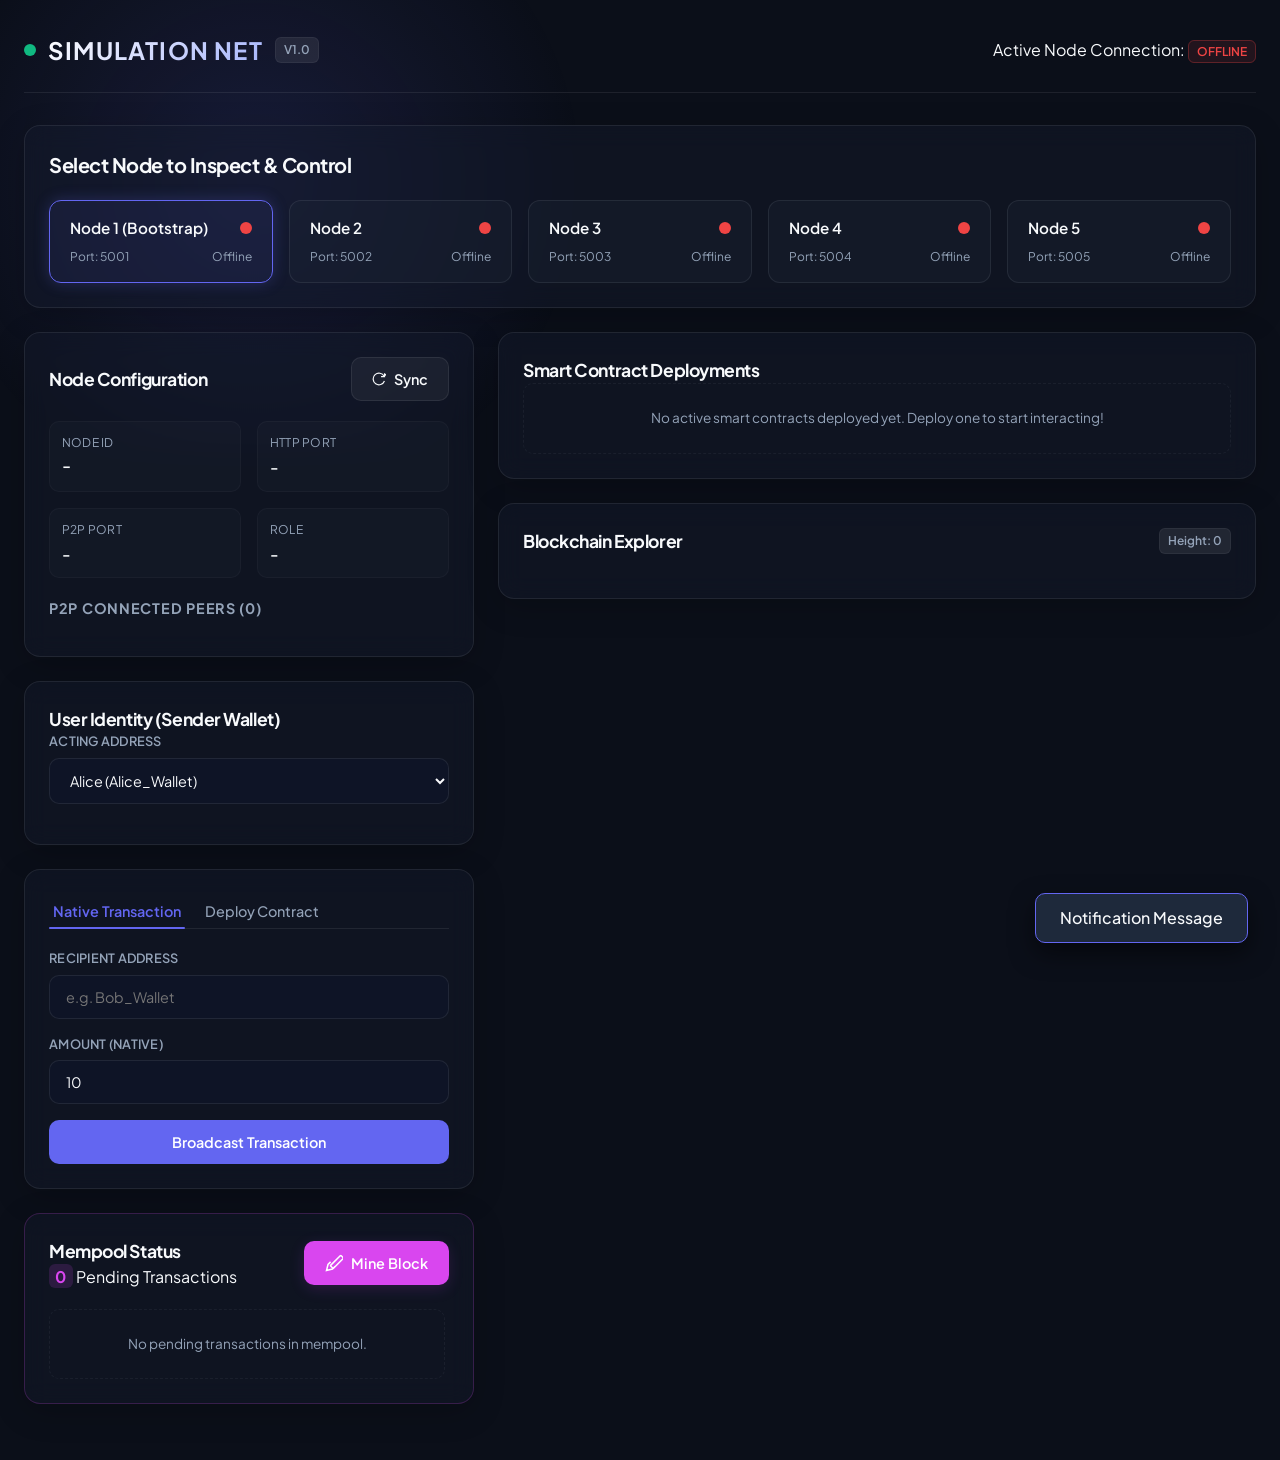
<file: blockchain-network/static/index.html>
<!DOCTYPE html>
<html lang="en">
<head>
    <meta charset="UTF-8">
    <meta name="viewport" content="width=device-width, initial-scale=1.0">
    <title>Blockchain Simulation Dashboard</title>
    <link href="https://fonts.googleapis.com/css2?family=Plus+Jakarta+Sans:wght@300;400;500;600;700&family=Fira+Code:wght@400;500&display=swap" rel="stylesheet">
    <link rel="stylesheet" href="style.css">
</head>
<body>
    <div class="glow-bg"></div>
    <div class="app-container">
        <!-- Header -->
        <header class="header">
            <div class="logo-area">
                <div class="pulse-ring"></div>
                <h1>SIMULATION NET</h1>
                <span class="badge">V1.0</span>
            </div>
            
            <div class="global-status">
                <span class="status-label">Active Node Connection:</span>
                <span id="active-node-badge" class="badge badge-offline">Connecting...</span>
            </div>
        </header>

        <!-- Node Selector Grid -->
        <section class="section-card node-selector-section">
            <h2>Select Node to Inspect & Control</h2>
            <div class="node-grid" id="node-grid">
                <!-- Dynamic Node Cards will be inserted here -->
            </div>
        </section>

        <!-- Main Workspace Split -->
        <div class="workspace-layout">
            
            <!-- Left Side: Status and Interactions -->
            <div class="control-panel">
                
                <!-- Active Node Info Card -->
                <div class="section-card status-card">
                    <div class="card-header">
                        <h3>Node Configuration</h3>
                        <button class="btn btn-secondary" onclick="refreshActiveNodeState()">
                            <svg width="14" height="14" viewBox="0 0 24 24" fill="none" stroke="currentColor" stroke-width="2"><path d="M21.5 2v6h-6M21.34 15.57a10 10 0 1 1-.57-8.38l5.67-5.67"/></svg>
                            Sync
                        </button>
                    </div>
                    <div class="meta-grid">
                        <div class="meta-item">
                            <span class="meta-label">Node ID</span>
                            <span class="meta-value font-mono" id="val-node-id">-</span>
                        </div>
                        <div class="meta-item">
                            <span class="meta-label">HTTP Port</span>
                            <span class="meta-value" id="val-http-port">-</span>
                        </div>
                        <div class="meta-item">
                            <span class="meta-label">P2P Port</span>
                            <span class="meta-value" id="val-p2p-port">-</span>
                        </div>
                        <div class="meta-item">
                            <span class="meta-label">Role</span>
                            <span class="meta-value" id="val-node-role">-</span>
                        </div>
                    </div>
                    
                    <div class="peers-list-section">
                        <h4>P2P Connected Peers (<span id="peers-count">0</span>)</h4>
                        <div class="peers-chips" id="peers-chips">
                            <!-- Peers list -->
                        </div>
                    </div>
                </div>

                <!-- Wallet Settings -->
                <div class="section-card">
                    <h3>User Identity (Sender Wallet)</h3>
                    <div class="form-group">
                        <label for="wallet-select">Acting Address</label>
                        <select id="wallet-select" class="form-control" onchange="updateWalletIdentity()">
                            <option value="Alice_Wallet">Alice (Alice_Wallet)</option>
                            <option value="Bob_Wallet">Bob (Bob_Wallet)</option>
                            <option value="Charlie_Wallet">Charlie (Charlie_Wallet)</option>
                            <option value="Developer_Wallet">Developer (Developer_Wallet)</option>
                        </select>
                    </div>
                </div>

                <!-- Transaction / Contract Actions -->
                <div class="section-card">
                    <div class="tab-header">
                        <button class="tab-btn active" onclick="switchFormTab('transfer-tab')">Native Transaction</button>
                        <button class="tab-btn" onclick="switchFormTab('contract-tab')">Deploy Contract</button>
                    </div>
                    
                    <!-- Transfer Form -->
                    <div id="transfer-tab" class="tab-content active">
                        <form id="tx-form" onsubmit="submitTransaction(event)">
                            <div class="form-group">
                                <label for="tx-recipient">Recipient Address</label>
                                <input type="text" id="tx-recipient" class="form-control" placeholder="e.g. Bob_Wallet" required>
                            </div>
                            <div class="form-group">
                                <label for="tx-amount">Amount (NATIVE)</label>
                                <input type="number" id="tx-amount" class="form-control" value="10" min="0" step="any" required>
                            </div>
                            <button type="submit" class="btn btn-primary btn-block">Broadcast Transaction</button>
                        </form>
                    </div>

                    <!-- Contract Deploy Form -->
                    <div id="contract-tab" class="tab-content">
                        <form id="contract-form" onsubmit="deployContract(event)">
                            <div class="form-group">
                                <label for="contract-name">Contract ID (Unique Name)</label>
                                <input type="text" id="contract-name" class="form-control font-mono" placeholder="e.g. counter_v1" required>
                            </div>
                            <div class="form-group">
                                <label for="contract-type">Contract Type</label>
                                <select id="contract-type" class="form-control" onchange="adjustContractFormFields()">
                                    <option value="counter">Counter (Increment/Decrement)</option>
                                    <option value="token">Custom Token (Mint/Transfer)</option>
                                    <option value="guestbook">Guestbook / Message Wall</option>
                                </select>
                            </div>
                            
                            <!-- Dynamic fields based on contract type -->
                            <div id="contract-params">
                                <div class="form-group" id="field-initial-val">
                                    <label for="param-initial-val">Initial Count Value</label>
                                    <input type="number" id="param-initial-val" class="form-control" value="0">
                                </div>
                                <div class="form-group" id="field-token-name" style="display:none;">
                                    <label for="param-token-name">Token Name</label>
                                    <input type="text" id="param-token-name" class="form-control" value="MyCoin">
                                </div>
                                <div class="form-group" id="field-token-symbol" style="display:none;">
                                    <label for="param-token-symbol">Symbol</label>
                                    <input type="text" id="param-token-symbol" class="form-control font-mono" value="MCN">
                                </div>
                                <div class="form-group" id="field-token-supply" style="display:none;">
                                    <label for="param-token-supply">Initial Supply</label>
                                    <input type="number" id="param-token-supply" class="form-control" value="1000">
                                </div>
                            </div>
                            
                            <button type="submit" class="btn btn-primary btn-block">Deploy Smart Contract</button>
                        </form>
                    </div>
                </div>

                <!-- Mining Operations -->
                <div class="section-card mine-card">
                    <div class="mine-flex">
                        <div>
                            <h3>Mempool Status</h3>
                            <p><span id="mempool-count" class="mempool-badge">0</span> Pending Transactions</p>
                        </div>
                        <button class="btn btn-mine" id="mine-btn" onclick="mineBlock()">
                            <svg width="18" height="18" viewBox="0 0 24 24" fill="none" stroke="currentColor" stroke-width="2"><path d="M21.707 2.293a1 1 0 0 0-1.414 0l-12.5 12.5a1 1 0 0 0 0 1.414l2.5 2.5a1 1 0 0 0 1.414 0l12.5-12.5a1 1 0 0 0 0-1.414l-2.5-2.5zM7.5 10.5 4 14l-2 8 8-2 3.5-3.5"/></svg>
                            Mine Block
                        </button>
                    </div>
                    <div class="pending-list" id="pending-list">
                        <div class="empty-state">No pending transactions in mempool.</div>
                    </div>
                </div>

            </div>

            <!-- Right Side: Smart Contracts and Blockchain Explorer -->
            <div class="view-panel">
                
                <!-- Smart Contracts Sandbox -->
                <div class="section-card">
                    <h3>Smart Contract Deployments</h3>
                    <div class="contracts-grid" id="contracts-grid">
                        <div class="empty-state">No active smart contracts deployed yet. Deploy one to start interacting!</div>
                    </div>
                </div>

                <!-- Blockchain Explorer -->
                <div class="section-card explorer-card">
                    <div class="card-header">
                        <h3>Blockchain Explorer</h3>
                        <span class="badge" id="explorer-block-height">Height: 0</span>
                    </div>
                    <div class="timeline" id="blockchain-timeline">
                        <!-- Chain blocks will be rendered here -->
                    </div>
                </div>

            </div>

        </div>
    </div>

    <!-- Notification Toast -->
    <div id="toast" class="toast">Notification Message</div>

    <script src="app.js"></script>
</body>
</html>
</file>
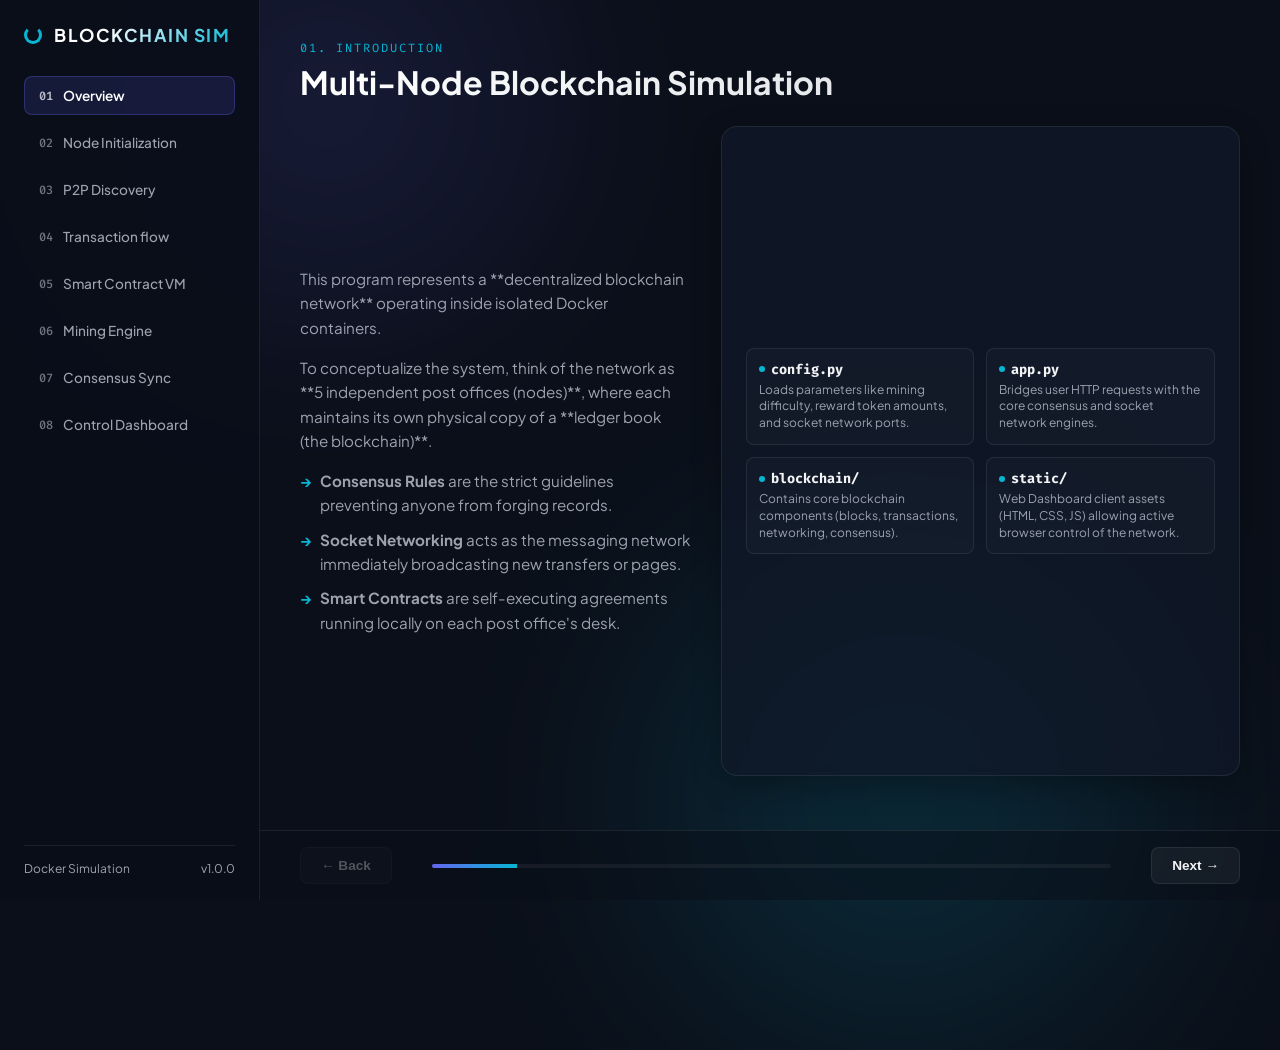
<file: blockchain-network/workflow_presentation.html>
<!DOCTYPE html>
<html lang="en">
<head>
    <meta charset="UTF-8">
    <meta name="viewport" content="width=device-width, initial-scale=1.0">
    <title>Blockchain Simulation Network Workflow</title>
    <link href="https://fonts.googleapis.com/css2?family=Plus+Jakarta+Sans:wght@300;400;500;600;700&family=Fira+Code:wght@400;500&display=swap" rel="stylesheet">
    <style>
        :root {
            --bg-color: #0b0f19;
            --card-bg: rgba(17, 25, 40, 0.75);
            --border-color: rgba(255, 255, 255, 0.08);
            --primary-glow: #6366f1;
            --accent-glow: #06b6d4;
            --success-glow: #10b981;
            --warning-glow: #f59e0b;
            --text-main: #f3f4f6;
            --text-muted: #9ca3af;
            --sidebar-width: 260px;
        }

        * {
            box-sizing: border-box;
            margin: 0;
            padding: 0;
        }

        body {
            font-family: 'Plus Jakarta Sans', sans-serif;
            background-color: var(--bg-color);
            color: var(--text-main);
            overflow: hidden;
            height: 100vh;
            display: flex;
        }

        /* Glowing background blobs */
        .glow-blob {
            position: absolute;
            border-radius: 50%;
            filter: blur(120px);
            opacity: 0.15;
            z-index: 0;
            pointer-events: none;
        }
        .blob-1 {
            width: 400px;
            height: 400px;
            background-color: var(--primary-glow);
            top: -100px;
            left: 10%;
        }
        .blob-2 {
            width: 500px;
            height: 500px;
            background-color: var(--accent-glow);
            bottom: -150px;
            right: 10%;
        }

        /* Presentation layout */
        .sidebar {
            width: var(--sidebar-width);
            background-color: rgba(9, 14, 25, 0.9);
            border-right: 1px solid var(--border-color);
            display: flex;
            flex-direction: column;
            justify-content: space-between;
            padding: 24px;
            z-index: 10;
        }

        .logo-area {
            display: flex;
            align-items: center;
            gap: 12px;
            margin-bottom: 30px;
        }

        .logo-ring {
            width: 18px;
            height: 18px;
            border: 3px solid var(--accent-glow);
            border-top: 3px solid transparent;
            border-radius: 50%;
            animation: spin 2s linear infinite;
        }

        @keyframes spin {
            0% { transform: rotate(0deg); }
            100% { transform: rotate(360deg); }
        }

        .logo-area h1 {
            font-size: 1.1rem;
            font-weight: 700;
            letter-spacing: 1.5px;
            background: linear-gradient(135deg, #fff 30%, var(--accent-glow));
            -webkit-background-clip: text;
            -webkit-text-fill-color: transparent;
        }

        .slide-nav {
            list-style: none;
            display: flex;
            flex-direction: column;
            gap: 8px;
            flex-grow: 1;
        }

        .nav-item {
            padding: 10px 14px;
            border-radius: 8px;
            cursor: pointer;
            font-size: 0.85rem;
            font-weight: 500;
            color: var(--text-muted);
            transition: all 0.2s ease;
            display: flex;
            align-items: center;
            gap: 10px;
            border: 1px solid transparent;
        }

        .nav-item:hover {
            color: var(--text-main);
            background-color: rgba(255, 255, 255, 0.03);
        }

        .nav-item.active {
            color: #fff;
            background: rgba(99, 102, 241, 0.15);
            border-color: rgba(99, 102, 241, 0.3);
            font-weight: 600;
        }

        .nav-item .slide-num {
            font-family: 'Fira Code', monospace;
            font-size: 0.75rem;
            opacity: 0.7;
        }

        .sidebar-footer {
            font-size: 0.75rem;
            color: var(--text-muted);
            border-top: 1px solid var(--border-color);
            padding-top: 15px;
            display: flex;
            justify-content: space-between;
        }

        /* Main slide viewport */
        .viewport {
            flex-grow: 1;
            position: relative;
            z-index: 5;
            display: flex;
            flex-direction: column;
            height: 100%;
        }

        .slides-container {
            flex-grow: 1;
            position: relative;
            overflow: hidden;
        }

        .slide {
            position: absolute;
            top: 0;
            left: 0;
            width: 100%;
            height: 100%;
            opacity: 0;
            transform: translateX(50px);
            transition: all 0.5s cubic-bezier(0.25, 1, 0.5, 1);
            pointer-events: none;
            display: flex;
            flex-direction: column;
            padding: 40px;
        }

        .slide.active {
            opacity: 1;
            transform: translateX(0);
            pointer-events: auto;
        }

        .slide-header {
            margin-bottom: 24px;
        }

        .slide-tag {
            font-size: 0.75rem;
            font-family: 'Fira Code', monospace;
            color: var(--accent-glow);
            text-transform: uppercase;
            letter-spacing: 2px;
            margin-bottom: 6px;
            display: block;
        }

        .slide-title {
            font-size: 2rem;
            font-weight: 700;
            background: linear-gradient(to right, #ffffff, #d1d5db);
            -webkit-background-clip: text;
            -webkit-text-fill-color: transparent;
        }

        .slide-content {
            display: flex;
            gap: 30px;
            height: calc(100% - 100px);
            align-items: stretch;
        }

        .slide-text {
            flex: 1;
            display: flex;
            flex-direction: column;
            gap: 16px;
            font-size: 0.95rem;
            line-height: 1.6;
            color: var(--text-muted);
            justify-content: center;
        }

        .slide-text p strong {
            color: var(--text-main);
        }

        .slide-text ul {
            list-style: none;
            display: flex;
            flex-direction: column;
            gap: 10px;
        }

        .slide-text li {
            position: relative;
            padding-left: 20px;
        }

        .slide-text li::before {
            content: '→';
            position: absolute;
            left: 0;
            color: var(--accent-glow);
            font-weight: bold;
        }

        .slide-visual {
            flex: 1.2;
            background: var(--card-bg);
            border: 1px solid var(--border-color);
            border-radius: 16px;
            backdrop-filter: blur(12px);
            display: flex;
            flex-direction: column;
            padding: 24px;
            position: relative;
            overflow: hidden;
            justify-content: center;
            box-shadow: 0 10px 30px rgba(0,0,0,0.3);
        }

        /* Controls bar */
        .controls-bar {
            height: 70px;
            border-top: 1px solid var(--border-color);
            padding: 0 40px;
            display: flex;
            justify-content: space-between;
            align-items: center;
            background-color: rgba(9, 14, 25, 0.5);
            z-index: 10;
        }

        .btn {
            background: rgba(255, 255, 255, 0.05);
            border: 1px solid var(--border-color);
            padding: 10px 20px;
            border-radius: 8px;
            color: var(--text-main);
            font-size: 0.85rem;
            font-weight: 600;
            cursor: pointer;
            transition: all 0.2s ease;
            display: flex;
            align-items: center;
            gap: 8px;
        }

        .btn:hover:not(:disabled) {
            background-color: rgba(99, 102, 241, 0.15);
            border-color: var(--primary-glow);
        }

        .btn:disabled {
            opacity: 0.3;
            cursor: not-allowed;
        }

        .progress-indicator {
            flex-grow: 1;
            margin: 0 40px;
            height: 4px;
            background-color: rgba(255,255,255,0.05);
            border-radius: 2px;
            position: relative;
            overflow: hidden;
        }

        .progress-bar {
            position: absolute;
            left: 0;
            top: 0;
            height: 100%;
            background: linear-gradient(to right, var(--primary-glow), var(--accent-glow));
            width: 12.5%;
            transition: width 0.3s ease;
        }

        /* Custom Presentation Elements */
        .file-grid {
            display: grid;
            grid-template-columns: repeat(2, 1fr);
            gap: 12px;
        }

        .file-card {
            background: rgba(255, 255, 255, 0.02);
            border: 1px solid var(--border-color);
            padding: 12px;
            border-radius: 8px;
            transition: all 0.2s ease;
        }

        .file-card:hover {
            background: rgba(255, 255, 255, 0.04);
            border-color: rgba(99, 102, 241, 0.3);
            transform: translateY(-2px);
        }

        .file-card h4 {
            font-family: 'Fira Code', monospace;
            font-size: 0.85rem;
            color: var(--text-main);
            margin-bottom: 4px;
            display: flex;
            align-items: center;
            gap: 6px;
        }

        .file-card h4::before {
            content: '';
            width: 6px;
            height: 6px;
            border-radius: 50%;
            background-color: var(--accent-glow);
        }

        .file-card p {
            font-size: 0.75rem;
            color: var(--text-muted);
            line-height: 1.4;
        }

        /* Interactive discovery widget styles */
        .p2p-sim-container {
            display: flex;
            flex-direction: column;
            height: 100%;
            gap: 16px;
        }

        .nodes-canvas {
            flex-grow: 1;
            position: relative;
            background: rgba(0,0,0,0.2);
            border-radius: 12px;
            border: 1px dashed rgba(255,255,255,0.05);
        }

        .node-bubble {
            position: absolute;
            width: 70px;
            height: 70px;
            border-radius: 50%;
            background: radial-gradient(circle at 30% 30%, #1e293b, #0f172a);
            border: 2px solid var(--border-color);
            display: flex;
            flex-direction: column;
            justify-content: center;
            align-items: center;
            font-size: 0.75rem;
            font-weight: bold;
            transition: all 0.3s ease;
            box-shadow: 0 4px 10px rgba(0,0,0,0.5);
            z-index: 2;
        }

        .node-bubble.active {
            border-color: var(--primary-glow);
            box-shadow: 0 0 15px rgba(99,102,241,0.5);
        }

        .node-bubble.bootstrap {
            border-color: var(--accent-glow);
            box-shadow: 0 0 15px rgba(6,182,212,0.4);
        }

        .node-bubble .port {
            font-size: 0.6rem;
            color: var(--text-muted);
            font-family: 'Fira Code', monospace;
            font-weight: normal;
        }

        /* Absolute positions for nodes in canvas */
        #node-bubble-1 { top: 50%; left: 50%; transform: translate(-50%, -50%); } /* bootstrap */
        #node-bubble-2 { top: 15%; left: 20%; }
        #node-bubble-3 { top: 15%; right: 20%; }
        #node-bubble-4 { bottom: 15%; left: 20%; }
        #node-bubble-5 { bottom: 15%; right: 20%; }

        .svg-overlay {
            position: absolute;
            top: 0;
            left: 0;
            width: 100%;
            height: 100%;
            z-index: 1;
            pointer-events: none;
        }

        .connection-line {
            stroke: rgba(255, 255, 255, 0.08);
            stroke-width: 2;
            stroke-dasharray: 5 5;
            transition: all 0.3s ease;
        }

        .connection-line.active {
            stroke: var(--accent-glow);
            stroke-dasharray: none;
            animation: dash 20s linear infinite;
        }

        .packet-dot {
            fill: var(--accent-glow);
            r: 4;
            display: none;
        }

        /* Hashing Widget Styles */
        .hash-widget {
            display: flex;
            flex-direction: column;
            gap: 12px;
            font-size: 0.85rem;
        }

        .hash-input-group {
            display: flex;
            flex-direction: column;
            gap: 6px;
        }

        .hash-input-group label {
            font-weight: 600;
            color: var(--text-main);
        }

        .input-field {
            background: rgba(0, 0, 0, 0.3);
            border: 1px solid var(--border-color);
            padding: 8px 12px;
            border-radius: 6px;
            color: var(--text-main);
            font-family: inherit;
        }

        .input-field:focus {
            outline: none;
            border-color: var(--primary-glow);
        }

        .hash-payload-preview {
            background: rgba(0, 0, 0, 0.2);
            padding: 10px;
            border-radius: 6px;
            font-family: 'Fira Code', monospace;
            font-size: 0.75rem;
            word-break: break-all;
            color: var(--text-muted);
            border-left: 3px solid var(--primary-glow);
        }

        .hash-result-box {
            background: rgba(99, 102, 241, 0.05);
            border: 1px solid rgba(99, 102, 241, 0.2);
            padding: 12px;
            border-radius: 6px;
            font-family: 'Fira Code', monospace;
            font-size: 0.8rem;
            color: var(--text-main);
            word-break: break-all;
        }

        .hash-result-box span {
            color: var(--accent-glow);
            font-weight: bold;
        }

        /* Smart Contract Widget Styles */
        .vm-sim-container {
            display: flex;
            flex-direction: column;
            gap: 12px;
            height: 100%;
        }

        .vm-tabs {
            display: flex;
            gap: 8px;
        }

        .vm-tab {
            padding: 6px 12px;
            background: rgba(255,255,255,0.03);
            border: 1px solid var(--border-color);
            border-radius: 6px;
            cursor: pointer;
            font-size: 0.75rem;
            color: var(--text-muted);
        }

        .vm-tab.active {
            background: rgba(6, 182, 212, 0.15);
            border-color: var(--accent-glow);
            color: #fff;
        }

        .vm-body {
            display: flex;
            gap: 16px;
            flex-grow: 1;
            height: 100px;
        }

        .vm-controls {
            display: flex;
            flex-direction: column;
            gap: 8px;
        }

        .vm-state-pane {
            flex: 1;
            background: rgba(0,0,0,0.3);
            border: 1px solid var(--border-color);
            border-radius: 8px;
            padding: 12px;
            font-family: 'Fira Code', monospace;
            font-size: 0.75rem;
            overflow-y: auto;
            color: var(--success-glow);
        }

        .vm-state-title {
            color: var(--text-muted);
            font-size: 0.7rem;
            text-transform: uppercase;
            letter-spacing: 1px;
            margin-bottom: 6px;
        }

        .vm-history-pane {
            height: 90px;
            background: rgba(0,0,0,0.15);
            border: 1px solid var(--border-color);
            border-radius: 8px;
            padding: 8px 12px;
            font-family: 'Fira Code', monospace;
            font-size: 0.7rem;
            overflow-y: auto;
            display: flex;
            flex-direction: column;
            gap: 4px;
        }

        /* Mining Widget */
        .mining-widget {
            display: flex;
            flex-direction: column;
            gap: 16px;
            height: 100%;
        }

        .mining-block {
            background: rgba(0,0,0,0.25);
            border: 1px solid var(--border-color);
            border-radius: 8px;
            padding: 14px;
        }

        .block-meta-row {
            display: grid;
            grid-template-columns: repeat(2, 1fr);
            gap: 8px;
            font-size: 0.75rem;
            font-family: 'Fira Code', monospace;
            margin-bottom: 10px;
        }

        .block-txs-box {
            background: rgba(0,0,0,0.15);
            border: 1px solid var(--border-color);
            padding: 8px;
            border-radius: 6px;
            font-size: 0.7rem;
            color: var(--text-muted);
            display: flex;
            flex-direction: column;
            gap: 4px;
        }

        .mining-output {
            background: #05070c;
            border: 1px solid var(--border-color);
            border-radius: 8px;
            padding: 10px 14px;
            font-family: 'Fira Code', monospace;
            font-size: 0.75rem;
            min-height: 80px;
            overflow-y: auto;
            color: var(--text-muted);
            flex-grow: 1;
        }

        .mining-controls {
            display: flex;
            gap: 10px;
            align-items: center;
        }

        .btn-mine-play {
            background-color: var(--warning-glow);
            color: #0b0f19;
            font-weight: bold;
            border: none;
            border-radius: 6px;
            padding: 8px 16px;
            cursor: pointer;
            font-size: 0.8rem;
            transition: all 0.2s ease;
        }

        .btn-mine-play:hover {
            box-shadow: 0 0 10px rgba(245, 158, 11, 0.5);
            transform: scale(1.02);
        }

        /* Explorer widget */
        .explorer-widget {
            display: flex;
            flex-direction: column;
            gap: 14px;
            height: 100%;
        }

        .chain-timeline {
            display: flex;
            align-items: center;
            gap: 14px;
            overflow-x: auto;
            padding: 10px 0;
            flex-grow: 1;
        }

        .chain-block-card {
            min-width: 140px;
            background: rgba(255,255,255,0.03);
            border: 1px solid var(--border-color);
            border-radius: 8px;
            padding: 10px;
            font-size: 0.7rem;
            text-align: center;
            position: relative;
            box-shadow: 0 4px 6px rgba(0,0,0,0.1);
        }

        .chain-block-card.newly-mined {
            animation: blockPulse 1s ease-out;
            border-color: var(--success-glow);
        }

        @keyframes blockPulse {
            0% { transform: scale(0.9); box-shadow: 0 0 20px var(--success-glow); }
            100% { transform: scale(1); box-shadow: 0 4px 6px rgba(0,0,0,0.1); }
        }

        .chain-block-card h5 {
            color: var(--text-main);
            font-family: 'Fira Code', monospace;
            margin-bottom: 4px;
        }

        .chain-block-card p {
            color: var(--text-muted);
            font-size: 0.65rem;
            margin-bottom: 2px;
            white-space: nowrap;
            overflow: hidden;
            text-overflow: ellipsis;
        }

        .chain-arrow {
            color: var(--text-muted);
            font-weight: bold;
            font-size: 1.2rem;
        }
    </style>
</head>
<body>
    <div class="glow-blob blob-1"></div>
    <div class="glow-blob blob-2"></div>

    <!-- Sidebar Navigation -->
    <div class="sidebar">
        <div>
            <div class="logo-area">
                <div class="logo-ring"></div>
                <h1>BLOCKCHAIN SIM</h1>
            </div>
            <ul class="slide-nav">
                <li class="nav-item active" onclick="goToSlide(1)">
                    <span class="slide-num">01</span> Overview
                </li>
                <li class="nav-item" onclick="goToSlide(2)">
                    <span class="slide-num">02</span> Node Initialization
                </li>
                <li class="nav-item" onclick="goToSlide(3)">
                    <span class="slide-num">03</span> P2P Discovery
                </li>
                <li class="nav-item" onclick="goToSlide(4)">
                    <span class="slide-num">04</span> Transaction flow
                </li>
                <li class="nav-item" onclick="goToSlide(5)">
                    <span class="slide-num">05</span> Smart Contract VM
                </li>
                <li class="nav-item" onclick="goToSlide(6)">
                    <span class="slide-num">06</span> Mining Engine
                </li>
                <li class="nav-item" onclick="goToSlide(7)">
                    <span class="slide-num">07</span> Consensus Sync
                </li>
                <li class="nav-item" onclick="goToSlide(8)">
                    <span class="slide-num">08</span> Control Dashboard
                </li>
            </ul>
        </div>
        <div class="sidebar-footer">
            <span>Docker Simulation</span>
            <span>v1.0.0</span>
        </div>
    </div>

    <!-- Presentation Viewport -->
    <div class="viewport">
        <div class="slides-container">
            
            <!-- Slide 1: Welcome & Overview -->
            <div class="slide active" id="slide-1">
                <div class="slide-header">
                    <span class="slide-tag">01. INTRODUCTION</span>
                    <h2 class="slide-title">Multi-Node Blockchain Simulation</h2>
                </div>
                <div class="slide-content">
                    <div class="slide-text">
                        <p>This program represents a **decentralized blockchain network** operating inside isolated Docker containers.</p>
                        <p>To conceptualize the system, think of the network as **5 independent post offices (nodes)**, where each maintains its own physical copy of a **ledger book (the blockchain)**.</p>
                        <ul>
                            <li><strong>Consensus Rules</strong> are the strict guidelines preventing anyone from forging records.</li>
                            <li><strong>Socket Networking</strong> acts as the messaging network immediately broadcasting new transfers or pages.</li>
                            <li><strong>Smart Contracts</strong> are self-executing agreements running locally on each post office's desk.</li>
                        </ul>
                    </div>
                    <div class="slide-visual">
                        <div class="file-grid">
                            <div class="file-card">
                                <h4>config.py</h4>
                                <p>Loads parameters like mining difficulty, reward token amounts, and socket network ports.</p>
                            </div>
                            <div class="file-card">
                                <h4>app.py</h4>
                                <p>Bridges user HTTP requests with the core consensus and socket network engines.</p>
                            </div>
                            <div class="file-card">
                                <h4>blockchain/</h4>
                                <p>Contains core blockchain components (blocks, transactions, networking, consensus).</p>
                            </div>
                            <div class="file-card">
                                <h4>static/</h4>
                                <p>Web Dashboard client assets (HTML, CSS, JS) allowing active browser control of the network.</p>
                            </div>
                        </div>
                    </div>
                </div>
            </div>

            <!-- Slide 2: Container Initialization -->
            <div class="slide" id="slide-2">
                <div class="slide-header">
                    <span class="slide-tag">02. INITIALIZATION</span>
                    <h2 class="slide-title">Container Booting & Disk Load</h2>
                </div>
                <div class="slide-content">
                    <div class="slide-text">
                        <p>The entire network runs on virtualized nodes. The system initializes state using the following workflow:</p>
                        <ul>
                            <li><strong>Docker Compose Orchestration</strong>: Spins up 5 instances concurrently. `node1` acts as bootstrap; `node2-5` rely on config variables to connect.</li>
                            <li><strong>Persistent Storage loading</strong>: Each node checks if `blockchain.json` exists in its `/data` volume. If present, the history is restored.</li>
                            <li><strong>Genesis Block Generation</strong>: If no history exists, nodes generate Block #0 (Genesis Block) using a static timestamp `1700000000.0`. This ensures all nodes compute the exact same starting block hash.</li>
                        </ul>
                    </div>
                    <div class="slide-visual" style="font-family: 'Fira Code', monospace; font-size: 0.8rem; line-height: 1.5; color: var(--text-main);">
                        <div style="background: rgba(0,0,0,0.3); border: 1px solid var(--border-color); padding: 15px; border-radius: 8px;">
                            <span style="color: var(--accent-glow);"># Genesis Block Parameters</span><br>
                            Index: <span style="color: var(--success-glow);">0</span><br>
                            Previous Hash: <span style="color: var(--success-glow);">"1"</span><br>
                            Proof: <span style="color: var(--success-glow);">100</span><br>
                            Timestamp: <span style="color: var(--success-glow);">1700000000.0</span><br>
                            Transactions: <span style="color: var(--success-glow);">[]</span><br>
                            Hash: <span style="color: var(--warning-glow);">"6b86b273ff34fce19d6b804eff5a3f57..."</span>
                        </div>
                    </div>
                </div>
            </div>

            <!-- Slide 3: Peer-to-Peer Discovery -->
            <div class="slide" id="slide-3">
                <div class="slide-header">
                    <span class="slide-tag">03. NETWORKING</span>
                    <h2 class="slide-title">Dynamic P2P Node Discovery</h2>
                </div>
                <div class="slide-content">
                    <div class="slide-text">
                        <p>Nodes communicate over direct TCP sockets using custom length-prefixed JSON serialization.</p>
                        <ul>
                            <li><strong>Server Thread</strong>: Each node listens on socket port `6000` for peer updates.</li>
                            <li><strong>Bootstrap Registry</strong>: Non-bootstrap nodes connect to `node1:6000` and send a `register` message.</li>
                            <li><strong>Peer Sharing</strong>: `node1` stores their details and replies with its entire list of known peers.</li>
                            <li><strong>Mesh Broadcasting</strong>: `node1` broadcasts `new_peer` to the rest of the network, enabling nodes to build a connected mesh.</li>
                        </ul>
                    </div>
                    <div class="slide-visual">
                        <div class="p2p-sim-container">
                            <div class="nodes-canvas" id="p2p-canvas">
                                <svg class="svg-overlay" id="p2p-svg">
                                    <line id="line-1-2" class="connection-line" x1="50%" y1="50%" x2="30%" y2="25%"></line>
                                    <line id="line-1-3" class="connection-line" x1="50%" y1="50%" x2="70%" y2="25%"></line>
                                    <line id="line-1-4" class="connection-line" x1="50%" y1="50%" x2="30%" y2="75%"></line>
                                    <line id="line-1-5" class="connection-line" x1="50%" y1="50%" x2="70%" y2="75%"></line>
                                    
                                    <line id="line-2-3" class="connection-line" x1="30%" y1="25%" x2="70%" y2="25%"></line>
                                    <line id="line-2-4" class="connection-line" x1="30%" y1="25%" x2="30%" y2="75%"></line>
                                    <line id="line-3-5" class="connection-line" x1="70%" y1="25%" x2="70%" y2="75%"></line>
                                    <line id="line-4-5" class="connection-line" x1="30%" y1="75%" x2="70%" y2="75%"></line>

                                    <circle id="p2p-packet" class="packet-dot"></circle>
                                </svg>
                                <div class="node-bubble bootstrap active" id="node-bubble-1">
                                    <span>node1</span>
                                    <span class="port">:6000</span>
                                </div>
                                <div class="node-bubble" id="node-bubble-2">
                                    <span>node2</span>
                                    <span class="port">offline</span>
                                </div>
                                <div class="node-bubble" id="node-bubble-3">
                                    <span>node3</span>
                                    <span class="port">offline</span>
                                </div>
                                <div class="node-bubble" id="node-bubble-4">
                                    <span>node4</span>
                                    <span class="port">offline</span>
                                </div>
                                <div class="node-bubble" id="node-bubble-5">
                                    <span>node5</span>
                                    <span class="port">offline</span>
                                </div>
                            </div>
                            <button class="btn" style="align-self: center;" onclick="runP2PDiscoverySimulation()">Trigger Discovery Bootup</button>
                        </div>
                    </div>
                </div>
            </div>

            <!-- Slide 4: Transaction flow -->
            <div class="slide" id="slide-4">
                <div class="slide-header">
                    <span class="slide-tag">04. MEMPOOL & HASHING</span>
                    <h2 class="slide-title">Transaction Creation & Propagation</h2>
                </div>
                <div class="slide-content">
                    <div class="slide-text">
                        <p>Transactions contain `sender`, `recipient`, `amount`, `timestamp`, and optional `data` fields.</p>
                        <ul>
                            <li><strong>Uniqueness Hashing</strong>: The unique `transaction_id` is computed using SHA-256 over all parameters. Any attempt to modify a value results in a completely different ID.</li>
                            <li><strong>Mempool Buffering</strong>: Added transactions are buffered in the local `pending_transactions` list (thread-safe mempool).</li>
                            <li><strong>Network Flood Fill</strong>: The receiving node propagates the transaction to all active peers, which validate it and propagate it further.</li>
                        </ul>
                    </div>
                    <div class="slide-visual">
                        <div class="hash-widget">
                            <div style="font-weight: bold; margin-bottom: 4px; font-size: 0.9rem;">Interactive Fingerprint Hasher</div>
                            <div class="hash-input-group">
                                <label>Recipient Wallet</label>
                                <input type="text" id="hash-recip" class="input-field" value="Bob_Wallet" oninput="calculateLiveHash()">
                            </div>
                            <div class="hash-input-group">
                                <label>Amount (CTK)</label>
                                <input type="number" id="hash-amt" class="input-field" value="15.5" step="0.1" oninput="calculateLiveHash()">
                            </div>
                            <div class="hash-payload-preview" id="hash-payload-display">
                                Payload: Alice_Wallet:Bob_Wallet:15.5:1717780000:{}
                            </div>
                            <div class="hash-result-box">
                                Hash fingerprint:<br>
                                <span id="hash-result-display">computing...</span>
                            </div>
                        </div>
                    </div>
                </div>
            </div>

            <!-- Slide 5: Smart Contract VM -->
            <div class="slide" id="slide-5">
                <div class="slide-header">
                    <span class="slide-tag">05. VIRTUAL MACHINE</span>
                    <h2 class="slide-title">Dynamic Smart Contract Engine</h2>
                </div>
                <div class="slide-content">
                    <div class="slide-text">
                        <p>Smart contracts do not require a separate persistent state database. Instead, they run dynamically via `ContractVM` processing.</p>
                        <ul>
                            <li><strong>Deployment</strong>: Triggered when a transaction is mined targeting `"contract_deploy"`, specifying contract name, type, and parameters.</li>
                            <li><strong>Replays</strong>: To check states, the VM starts at block 0 and chronologically "replays" every transaction associated with the contract address.</li>
                            <li><strong>Types</strong>: Supports three built-in types: **Counter** (count integers), **Token** (mint/transfer ERC-20 style assets), and **Guestbook** (message logs).</li>
                        </ul>
                    </div>
                    <div class="slide-visual">
                        <div class="vm-sim-container">
                            <div class="vm-tabs">
                                <div class="vm-tab active" id="tab-counter" onclick="switchVMSim('counter')">Counter Contract</div>
                                <div class="vm-tab" id="tab-token" onclick="switchVMSim('token')">Token Contract</div>
                            </div>
                            <div class="vm-body">
                                <div class="vm-controls">
                                    <button class="btn" style="padding: 6px 12px; font-size: 0.75rem;" onclick="triggerVMAction()">Execute Action</button>
                                    <button class="btn" style="padding: 6px 12px; font-size: 0.75rem;" onclick="resetVMSim()">Replay VM State</button>
                                </div>
                                <div style="flex:1.2; display: flex; flex-direction: column;">
                                    <div class="vm-state-title">VM Computed State</div>
                                    <pre class="vm-state-pane" id="vm-state-display">{ "count": 0 }</pre>
                                </div>
                            </div>
                            <div class="vm-state-title">Chronological Execution Logs</div>
                            <div class="vm-history-pane" id="vm-logs-display">
                                [Block 0] Contract counter_v1 initialized with state count=0.
                            </div>
                        </div>
                    </div>
                </div>
            </div>

            <!-- Slide 6: Mining Engine -->
            <div class="slide" id="slide-6">
                <div class="slide-header">
                    <span class="slide-tag">06. CONSENSUS ENGINE</span>
                    <h2 class="slide-title">Proof-of-Work Mining Loop</h2>
                </div>
                <div class="slide-content">
                    <div class="slide-text">
                        <p>Mining groups pending transactions, issues coin rewards, and computes cryptographic proof.</p>
                        <ul>
                            <li><strong>Block Reward</strong>: Node automatically inserts a reward transaction (`10.0` CTK to itself) before starting.</li>
                            <li><strong>Non-blocking loop</strong>: The node runs the PoW CPU cycle outside the database lock to keep other API requests responsive.</li>
                            <li><strong>Proof-of-Work puzzle</strong>: The miner loops the `proof` nonce until the block's SHA-256 hash contains the necessary leading zeros (difficulty level).</li>
                            <li><strong>Stale check</strong>: On completion, the node locks the database and checks if the chain progressed while it was mining. If so, the block is discarded.</li>
                        </ul>
                    </div>
                    <div class="slide-visual">
                        <div class="mining-widget">
                            <div class="mining-block">
                                <div class="block-meta-row">
                                    <div>Block Height: <span style="color: var(--accent-glow);" id="mine-index">#1</span></div>
                                    <div>Prev Hash: <span style="color: var(--text-muted);" id="mine-prev">6b86b273...</span></div>
                                </div>
                                <div class="block-txs-box">
                                    <div>[Reward] MINING_REWARD -> node1 (10.0 CTK)</div>
                                    <div>[Tx 1] Alice_Wallet -> Bob_Wallet (15.5 CTK)</div>
                                </div>
                            </div>
                            <div class="mining-output" id="mine-log">
                                Ready to mine block...
                            </div>
                            <div class="mining-controls">
                                <button class="btn-mine-play" id="mine-btn-play" onclick="startInteractiveMining()">Mine Block (PoW)</button>
                                <span style="font-size: 0.75rem; font-family: 'Fira Code', monospace; color: var(--text-muted);" id="mine-nonce-display">Nonce: 0</span>
                            </div>
                        </div>
                    </div>
                </div>
            </div>

            <!-- Slide 7: Consensus Sync -->
            <div class="slide" id="slide-7">
                <div class="slide-header">
                    <span class="slide-tag">07. CONFLICT RESOLUTION</span>
                    <h2 class="slide-title">Synchronization & Longest Chain Rule</h2>
                </div>
                <div class="slide-content">
                    <div class="slide-text">
                        <p>If blocks are mined simultaneously or network latency cuts off a node, chains will diverge. Consensus resolves this:</p>
                        <ul>
                            <li><strong>Validation checks</strong>: Incoming blocks must verify: `index == last_index + 1`, correct proof-of-work, and correct previous hash pointer.</li>
                            <li><strong>Fork detection</strong>: If an incoming block has an index greater than `last_index + 1`, the node knows it missed blocks.</li>
                            <li><strong>Get Chain request</strong>: The out-of-sync node triggers a `get_chain` command to request the full ledger sequence from its peer.</li>
                            <li><strong>Longest Chain Rule</strong>: If the peer's chain is valid and longer, the local chain is replaced completely, and mempool transactions are synchronized.</li>
                        </ul>
                    </div>
                    <div class="slide-visual">
                        <div class="explorer-widget">
                            <div style="font-weight: bold; font-size: 0.9rem;">Blockchain explorer synchronization simulation</div>
                            <div class="chain-timeline" id="chain-explorer-view">
                                <div class="chain-block-card">
                                    <h5>Block #0</h5>
                                    <p>Prev: 1</p>
                                    <p>Hash: 6b86b273...</p>
                                </div>
                            </div>
                            <button class="btn" style="align-self: center;" onclick="addSimulatedBlock()">Receive New Block from Peer</button>
                        </div>
                    </div>
                </div>
            </div>

            <!-- Slide 8: Control Dashboard -->
            <div class="slide" id="slide-8">
                <div class="slide-header">
                    <span class="slide-tag">08. WEB INTERFACE</span>
                    <h2 class="slide-title">Visual Control Dashboard</h2>
                </div>
                <div class="slide-content">
                    <div class="slide-text">
                        <p>The system includes a visual dashboard built in vanilla web components allowing active system operations:</p>
                        <ul>
                            <li><strong>Node Selector Grid</strong>: Pick any of the 5 nodes to inspect its state, ports, roles, and connected peers.</li>
                            <li><strong>Transaction and Contract Forms</strong>: Construct wallet transfers, deploy smart contracts, and send action payloads to contracts.</li>
                            <li><strong>Telemetry Explorer</strong>: Renders block history chronologically, displaying transactions, proofs, and transaction hashes.</li>
                            <li><strong>Live Mempool Display</strong>: Tracks transactions buffered in the mempool waiting to be mined.</li>
                        </ul>
                    </div>
                    <div class="slide-visual" style="align-items: center; justify-content: center; gap: 20px;">
                        <!-- Custom Mock SVG for dashboard -->
                        <svg width="280" height="180" viewBox="0 0 280 180" fill="none" xmlns="http://www.w3.org/2000/svg" style="border: 1px solid var(--border-color); border-radius: 8px; background: rgba(0,0,0,0.4);">
                            <rect x="10" y="10" width="260" height="20" rx="3" fill="#1e293b"/>
                            <circle cx="20" cy="20" r="4" fill="#ef4444"/>
                            <circle cx="32" cy="20" r="4" fill="#eab308"/>
                            <circle cx="44" cy="20" r="4" fill="#22c55e"/>
                            <rect x="10" y="40" width="70" height="130" rx="4" fill="#1e293b" opacity="0.5"/>
                            <rect x="90" y="40" width="180" height="60" rx="4" fill="#1e293b" opacity="0.5"/>
                            <rect x="90" y="110" width="180" height="60" rx="4" fill="#1e293b" opacity="0.5"/>
                            <rect x="15" y="50" width="60" height="10" rx="2" fill="var(--accent-glow)" opacity="0.6"/>
                            <rect x="15" y="65" width="60" height="10" rx="2" fill="var(--text-muted)" opacity="0.3"/>
                            <rect x="15" y="80" width="60" height="10" rx="2" fill="var(--text-muted)" opacity="0.3"/>
                            <circle cx="130" cy="70" r="15" fill="var(--primary-glow)" opacity="0.8"/>
                            <line x1="145" y1="70" x2="200" y2="70" stroke="var(--text-muted)" stroke-dasharray="2 2"/>
                            <circle cx="220" cy="70" r="15" fill="var(--accent-glow)" opacity="0.8"/>
                        </svg>
                        <div style="font-size: 0.8rem; text-align: center; color: var(--text-muted);">
                            Access the dashboard locally via the host mapped ports<br>
                            <span style="color: var(--accent-glow); font-family: 'Fira Code', monospace;">http://localhost:5001</span> to <span style="color: var(--accent-glow); font-family: 'Fira Code', monospace;">5005</span>
                        </div>
                    </div>
                </div>
            </div>

        </div>

        <!-- Controls Bar -->
        <div class="controls-bar">
            <button class="btn" id="prev-btn" onclick="prevSlide()" disabled>
                ← Back
            </button>
            <div class="progress-indicator">
                <div class="progress-bar" id="prog-bar"></div>
            </div>
            <button class="btn" id="next-btn" onclick="nextSlide()">
                Next →
            </button>
        </div>
    </div>

    <!-- Presentation Engine JS -->
    <script>
        let currentSlide = 1;
        const totalSlides = 8;

        function goToSlide(n) {
            if (n < 1 || n > totalSlides) return;
            
            // Update active classes on slides
            document.querySelectorAll('.slide').forEach(s => s.classList.remove('active'));
            document.getElementById(`slide-${n}`).classList.add('active');

            // Update active class on nav
            const navItems = document.querySelectorAll('.nav-item');
            navItems.forEach((item, index) => {
                if (index === n - 1) {
                    item.classList.add('active');
                } else {
                    item.classList.remove('active');
                }
            });

            // Update progress bar
            const percent = (n / totalSlides) * 100;
            document.getElementById('prog-bar').style.width = percent + '%';

            // Enable/disable buttons
            document.getElementById('prev-btn').disabled = (n === 1);
            document.getElementById('next-btn').disabled = (n === totalSlides);

            currentSlide = n;

            // Start animations or reset widget states
            if (n === 3) {
                resetP2PDiscovery();
            }
            if (n === 4) {
                calculateLiveHash();
            }
        }

        function nextSlide() {
            goToSlide(currentSlide + 1);
        }

        function prevSlide() {
            goToSlide(currentSlide - 1);
        }

        // Keyboard navigation
        document.addEventListener('keydown', (e) => {
            if (e.key === 'ArrowRight' || e.key === ' ') {
                nextSlide();
            } else if (e.key === 'ArrowLeft') {
                prevSlide();
            }
        });

        // ------------------ Slide 3 Widget: P2P Network ------------------
        function resetP2PDiscovery() {
            const bubbles = document.querySelectorAll('.node-bubble');
            bubbles.forEach((b, index) => {
                if (index > 0) {
                    b.classList.remove('active');
                    b.querySelector('.port').innerText = 'offline';
                    b.querySelector('.port').style.color = '';
                }
            });
            const lines = document.querySelectorAll('.connection-line');
            lines.forEach(l => l.classList.remove('active'));
            const packet = document.getElementById('p2p-packet');
            packet.style.display = 'none';
        }

        function runP2PDiscoverySimulation() {
            resetP2PDiscovery();
            let step = 1;
            const delay = 900;
            
            // Animation timings
            setTimeout(() => {
                // Node 2 registers
                document.getElementById('node-bubble-2').classList.add('active');
                document.getElementById('node-bubble-2').querySelector('.port').innerText = ':6000';
                document.getElementById('line-1-2').classList.add('active');
                animatePacket(30, 25, 50, 50);
            }, delay * 1);

            setTimeout(() => {
                // Node 3 registers
                document.getElementById('node-bubble-3').classList.add('active');
                document.getElementById('node-bubble-3').querySelector('.port').innerText = ':6000';
                document.getElementById('line-1-3').classList.add('active');
                animatePacket(70, 25, 50, 50);
            }, delay * 2);

            setTimeout(() => {
                // Nodes 4 and 5 boot & receive register lists
                document.getElementById('node-bubble-4').classList.add('active');
                document.getElementById('node-bubble-4').querySelector('.port').innerText = ':6000';
                document.getElementById('line-1-4').classList.add('active');

                document.getElementById('node-bubble-5').classList.add('active');
                document.getElementById('node-bubble-5').querySelector('.port').innerText = ':6000';
                document.getElementById('line-1-5').classList.add('active');
            }, delay * 3);

            setTimeout(() => {
                // Connecting full mesh
                document.getElementById('line-2-3').classList.add('active');
                document.getElementById('line-2-4').classList.add('active');
                document.getElementById('line-3-5').classList.add('active');
                document.getElementById('line-4-5').classList.add('active');
                
                const ports = document.querySelectorAll('.node-bubble .port');
                ports.forEach(p => {
                    p.innerText = ':6000';
                    p.style.color = 'var(--success-glow)';
                });
            }, delay * 4);
        }

        function animatePacket(x1, y1, x2, y2) {
            const packet = document.getElementById('p2p-packet');
            packet.style.display = 'block';
            packet.setAttribute('cx', x1 + '%');
            packet.setAttribute('cy', y1 + '%');
            
            setTimeout(() => {
                packet.setAttribute('cx', x2 + '%');
                packet.setAttribute('cy', y2 + '%');
            }, 50);
        }

        // ------------------ Slide 4 Widget: Hashing ------------------
        function calculateLiveHash() {
            const recipient = document.getElementById('hash-recip').value;
            const amount = parseFloat(document.getElementById('hash-amt').value) || 0;
            const payload = `Alice_Wallet:${recipient}:${amount}:1717780000:{}`;
            document.getElementById('hash-payload-display').innerText = `Payload: ${payload}`;
            
            // Simple fake hash function representing SHA-256 for demo
            let hashVal = 0;
            for (let i = 0; i < payload.length; i++) {
                const char = payload.charCodeAt(i);
                hashVal = ((hashVal << 5) - hashVal) + char;
                hashVal = hashVal & hashVal;
            }
            
            const rawHex = Math.abs(hashVal).toString(16).padStart(8, '0');
            const hashedStr = 'e3b0c44298fc1c149afbf4c8996fb92427ae41e4649b934ca495991b' + rawHex;
            document.getElementById('hash-result-display').innerText = hashedStr.slice(0, 64);
        }

        // ------------------ Slide 5 Widget: Contract VM ------------------
        let vmContractType = 'counter';
        let vmCounterVal = 0;
        let vmBalances = { "Alice_Wallet": 500, "Bob_Wallet": 20 };
        let vmLogs = ['[Block 0] Contract initialized.'];

        function switchVMSim(type) {
            vmContractType = type;
            document.getElementById('tab-counter').classList.remove('active');
            document.getElementById('tab-token').classList.remove('active');
            
            if (type === 'counter') {
                document.getElementById('tab-counter').classList.add('active');
            } else {
                document.getElementById('tab-token').classList.add('active');
            }
            resetVMSim();
        }

        function resetVMSim() {
            if (vmContractType === 'counter') {
                vmCounterVal = 0;
                vmLogs = ['[Block 0] Contract counter_v1 deployed. count=0'];
            } else {
                vmBalances = { "Alice_Wallet": 500, "Bob_Wallet": 20 };
                vmLogs = ['[Block 0] Contract token_v1 deployed. Initial Supply = 520'];
            }
            updateVMDisplay();
        }

        function triggerVMAction() {
            if (vmContractType === 'counter') {
                vmCounterVal += 1;
                vmLogs.push(`[Block ${vmLogs.length}] Transaction call: increment(). count is now ${vmCounterVal}`);
            } else {
                if (vmBalances["Alice_Wallet"] >= 50) {
                    vmBalances["Alice_Wallet"] -= 50;
                    vmBalances["Bob_Wallet"] += 50;
                    vmLogs.push(`[Block ${vmLogs.length}] Transaction call: transfer(Bob_Wallet, 50). Success.`);
                } else {
                    vmLogs.push(`[Block ${vmLogs.length}] Transaction call: transfer(Bob_Wallet, 50). Failed: Insufficient balance.`);
                }
            }
            updateVMDisplay();
        }

        function updateVMDisplay() {
            const statePane = document.getElementById('vm-state-display');
            if (vmContractType === 'counter') {
                statePane.innerText = JSON.stringify({ "count": vmCounterVal }, null, 4);
            } else {
                statePane.innerText = JSON.stringify({ "balances": vmBalances }, null, 4);
            }
            
            const logPane = document.getElementById('vm-logs-display');
            logPane.innerHTML = vmLogs.map(l => `<div>${l}</div>`).join('');
            logPane.scrollTop = logPane.scrollHeight;
        }

        // ------------------ Slide 6 Widget: Mining ------------------
        let isMining = false;
        let mineInterval;
        function startInteractiveMining() {
            if (isMining) return;
            isMining = true;
            document.getElementById('mine-btn-play').disabled = true;
            document.getElementById('mine-btn-play').innerText = 'Mining...';
            
            let nonce = 0;
            const logBox = document.getElementById('mine-log');
            logBox.innerHTML = 'Mining loop started outside database lock...<br>';
            
            mineInterval = setInterval(() => {
                nonce += Math.floor(Math.random() * 40) + 1;
                document.getElementById('mine-nonce-display').innerText = `Nonce: ${nonce}`;
                
                // Demo SHA-256 calculation outputs
                const tempHash = Math.random().toString(36).substring(2, 15) + Math.random().toString(36).substring(2, 15);
                logBox.innerHTML += `Nonce: ${nonce} | Try Hash: <span style="color: var(--text-muted);">${tempHash.slice(0, 16)}...</span> (invalid)<br>`;
                logBox.scrollTop = logBox.scrollHeight;
                
                if (nonce > 300) {
                    clearInterval(mineInterval);
                    const solutionHash = "0000a4d1f2e3056b829accdbf" + Math.random().toString(36).substring(2, 10);
                    logBox.innerHTML += `<br><span style="color: var(--success-glow); font-weight: bold;">[SOLUTION FOUND]</span><br>`;
                    logBox.innerHTML += `Proof Nonce: <span style="color: var(--accent-glow);">${nonce}</span><br>`;
                    logBox.innerHTML += `Validated Hash: <span style="color: var(--success-glow);">${solutionHash}</span><br>`;
                    logBox.scrollTop = logBox.scrollHeight;
                    
                    isMining = false;
                    document.getElementById('mine-btn-play').disabled = false;
                    document.getElementById('mine-btn-play').innerText = 'Mined! Mine Again';
                }
            }, 150);
        }

        // ------------------ Slide 7 Widget: Chain Explorer ------------------
        let simBlockHeight = 0;
        function addSimulatedBlock() {
            simBlockHeight += 1;
            const timeline = document.getElementById('chain-explorer-view');
            
            // Add connection arrow first
            const arrow = document.createElement('div');
            arrow.className = 'chain-arrow';
            arrow.innerText = '←';
            timeline.appendChild(arrow);
            
            // Add block card
            const prevHash = simBlockHeight === 1 ? '6b86b273' : Math.random().toString(16).substring(2, 10);
            const thisHash = Math.random().toString(16).substring(2, 10) + Math.random().toString(16).substring(2, 10);
            
            const card = document.createElement('div');
            card.className = 'chain-block-card newly-mined';
            card.innerHTML = `
                <h5>Block #${simBlockHeight}</h5>
                <p>Prev: ${prevHash}</p>
                <p>Hash: ${thisHash}...</p>
            `;
            timeline.appendChild(card);
            
            // Auto scroll container
            timeline.scrollLeft = timeline.scrollWidth;
        }

        // Initialize presentation
        goToSlide(1);
    </script>
</body>
</html>
</file>
<file: blockchain-network/static/style.css>
/* Root Design Tokens */
:root {
    --bg-dark: #0b0f19;
    --card-bg: rgba(22, 28, 45, 0.45);
    --border-color: rgba(255, 255, 255, 0.08);
    --text-primary: #f8fafc;
    --text-secondary: #94a3b8;
    
    --primary: #6366f1;       /* Indigo */
    --primary-hover: #4f46e5;
    --primary-glow: rgba(99, 102, 241, 0.25);
    
    --success: #10b981;       /* Emerald */
    --success-glow: rgba(16, 185, 129, 0.15);
    
    --warning: #f59e0b;       /* Amber */
    --danger: #ef4444;        /* Rose */
    --accent: #d946ef;        /* Fuchsia */
    --accent-glow: rgba(217, 70, 239, 0.15);
}

/* Base resets & fonts */
* {
    box-sizing: border-box;
    margin: 0;
    padding: 0;
}

body {
    background-color: var(--bg-dark);
    color: var(--text-primary);
    font-family: 'Plus Jakarta Sans', sans-serif;
    min-height: 100vh;
    overflow-x: hidden;
    position: relative;
    line-height: 1.5;
}

/* Background gradient blobs */
.glow-bg {
    position: fixed;
    top: -10%;
    left: -10%;
    width: 60%;
    height: 60%;
    background: radial-gradient(circle, rgba(99, 102, 241, 0.15) 0%, rgba(0,0,0,0) 70%);
    z-index: -1;
    pointer-events: none;
}

.app-container {
    max-width: 1400px;
    margin: 0 auto;
    padding: 2rem 1.5rem;
}

/* Typography styles */
h1, h2, h3, h4 {
    font-weight: 700;
    letter-spacing: -0.025em;
}

h2 {
    font-size: 1.25rem;
    margin-bottom: 1.25rem;
    color: var(--text-primary);
}

h3 {
    font-size: 1.1rem;
    color: var(--text-primary);
}

h4 {
    font-size: 0.9rem;
    color: var(--text-secondary);
    text-transform: uppercase;
    letter-spacing: 0.05em;
    margin-bottom: 0.75rem;
}

.font-mono {
    font-family: 'Fira Code', monospace;
    font-size: 0.85em;
}

/* Header styling */
.header {
    display: flex;
    justify-content: space-between;
    align-items: center;
    padding-bottom: 1.5rem;
    border-bottom: 1px solid var(--border-color);
    margin-bottom: 2rem;
}

.logo-area {
    display: flex;
    align-items: center;
    gap: 0.75rem;
}

.logo-area h1 {
    font-size: 1.5rem;
    background: linear-gradient(135deg, #fff 0%, #a5b4fc 100%);
    -webkit-background-clip: text;
    -webkit-text-fill-color: transparent;
    letter-spacing: 0.05em;
}

.pulse-ring {
    width: 12px;
    height: 12px;
    border-radius: 50%;
    background: var(--success);
    box-shadow: 0 0 0 0 var(--success-glow);
    animation: pulse 2s infinite;
}

@keyframes pulse {
    0% {
        transform: scale(0.95);
        box-shadow: 0 0 0 0 rgba(16, 185, 129, 0.7);
    }
    70% {
        transform: scale(1);
        box-shadow: 0 0 0 6px rgba(16, 185, 129, 0);
    }
    100% {
        transform: scale(0.95);
        box-shadow: 0 0 0 0 rgba(16, 185, 129, 0);
    }
}

.badge {
    background: var(--border-color);
    border: 1px solid rgba(255, 255, 255, 0.05);
    color: var(--text-secondary);
    padding: 0.2rem 0.5rem;
    border-radius: 6px;
    font-size: 0.75rem;
    font-weight: 600;
}

.badge-online {
    background: var(--success-glow);
    border-color: rgba(16, 185, 129, 0.3);
    color: var(--success);
}

.badge-offline {
    background: rgba(239, 68, 68, 0.1);
    border-color: rgba(239, 68, 68, 0.3);
    color: var(--danger);
}

/* Cards setup with glassmorphism */
.section-card {
    background: var(--card-bg);
    border: 1px solid var(--border-color);
    border-radius: 16px;
    padding: 1.5rem;
    backdrop-filter: blur(12px);
    box-shadow: 0 8px 32px 0 rgba(0, 0, 0, 0.2);
    margin-bottom: 1.5rem;
}

.card-header {
    display: flex;
    justify-content: space-between;
    align-items: center;
    margin-bottom: 1.25rem;
}

/* Node Cards Visualizer */
.node-grid {
    display: grid;
    grid-template-columns: repeat(auto-fit, minmax(200px, 1fr));
    gap: 1rem;
}

.node-card {
    background: rgba(30, 41, 59, 0.3);
    border: 1px solid var(--border-color);
    border-radius: 12px;
    padding: 1rem 1.25rem;
    cursor: pointer;
    transition: all 0.3s cubic-bezier(0.4, 0, 0.2, 1);
    display: flex;
    flex-direction: column;
    gap: 0.5rem;
}

.node-card:hover {
    border-color: var(--primary);
    transform: translateY(-2px);
    box-shadow: 0 4px 20px 0 var(--primary-glow);
}

.node-card.active {
    background: rgba(99, 102, 241, 0.08);
    border-color: var(--primary);
    box-shadow: 0 0 15px 0 var(--primary-glow);
}

.node-card-header {
    display: flex;
    justify-content: space-between;
    align-items: center;
}

.node-card-title {
    font-weight: 600;
    font-size: 0.95rem;
}

.node-card-meta {
    font-size: 0.75rem;
    color: var(--text-secondary);
}

/* Layout details */
.workspace-layout {
    display: grid;
    grid-template-columns: 450px 1fr;
    gap: 1.5rem;
    align-items: start;
}

@media (max-width: 1024px) {
    .workspace-layout {
        grid-template-columns: 1fr;
    }
}

.control-panel {
    display: flex;
    flex-direction: column;
}

.view-panel {
    display: flex;
    flex-direction: column;
}

/* Configuration & Details Grid */
.meta-grid {
    display: grid;
    grid-template-columns: 1fr 1fr;
    gap: 1rem;
    margin-bottom: 1.25rem;
}

.meta-item {
    background: rgba(255, 255, 255, 0.02);
    border: 1px solid rgba(255, 255, 255, 0.03);
    padding: 0.75rem;
    border-radius: 10px;
    display: flex;
    flex-direction: column;
    gap: 0.25rem;
}

.meta-label {
    font-size: 0.75rem;
    color: var(--text-secondary);
    text-transform: uppercase;
    letter-spacing: 0.02em;
}

.meta-value {
    font-size: 0.95rem;
    font-weight: 600;
}

.peers-chips {
    display: flex;
    flex-wrap: wrap;
    gap: 0.5rem;
}

.peer-chip {
    background: rgba(99, 102, 241, 0.1);
    border: 1px solid rgba(99, 102, 241, 0.2);
    color: #a5b4fc;
    font-size: 0.75rem;
    padding: 0.25rem 0.5rem;
    border-radius: 6px;
    font-family: 'Fira Code', monospace;
}

/* Forms & Tabs */
.tab-header {
    display: flex;
    border-bottom: 1px solid var(--border-color);
    margin-bottom: 1.25rem;
    gap: 1rem;
}

.tab-btn {
    background: none;
    border: none;
    color: var(--text-secondary);
    padding: 0.5rem 0.25rem;
    font-family: inherit;
    font-size: 0.9rem;
    font-weight: 500;
    cursor: pointer;
    position: relative;
    transition: color 0.2s;
}

.tab-btn:hover {
    color: var(--text-primary);
}

.tab-btn.active {
    color: var(--primary);
    font-weight: 600;
}

.tab-btn.active::after {
    content: '';
    position: absolute;
    bottom: -1px;
    left: 0;
    right: 0;
    height: 2px;
    background: var(--primary);
    border-radius: 2px;
}

.tab-content {
    display: none;
}

.tab-content.active {
    display: block;
}

.form-group {
    margin-bottom: 1rem;
}

.form-group label {
    display: block;
    font-size: 0.8rem;
    font-weight: 600;
    color: var(--text-secondary);
    margin-bottom: 0.4rem;
    text-transform: uppercase;
    letter-spacing: 0.02em;
}

.form-control {
    width: 100%;
    background: rgba(15, 23, 42, 0.6);
    border: 1px solid var(--border-color);
    color: var(--text-primary);
    padding: 0.75rem 1rem;
    border-radius: 10px;
    font-family: inherit;
    font-size: 0.9rem;
    transition: all 0.2s;
}

.form-control:focus {
    outline: none;
    border-color: var(--primary);
    box-shadow: 0 0 0 2px var(--primary-glow);
    background: rgba(15, 23, 42, 0.8);
}

/* Buttons */
.btn {
    display: inline-flex;
    align-items: center;
    justify-content: center;
    gap: 0.5rem;
    padding: 0.75rem 1.25rem;
    border-radius: 10px;
    font-family: inherit;
    font-size: 0.9rem;
    font-weight: 600;
    cursor: pointer;
    transition: all 0.2s cubic-bezier(0.4, 0, 0.2, 1);
    border: 1px solid transparent;
}

.btn-primary {
    background: var(--primary);
    color: white;
}

.btn-primary:hover {
    background: var(--primary-hover);
    box-shadow: 0 4px 15px 0 var(--primary-glow);
}

.btn-secondary {
    background: rgba(255, 255, 255, 0.05);
    border-color: var(--border-color);
    color: var(--text-primary);
}

.btn-secondary:hover {
    background: rgba(255, 255, 255, 0.1);
}

.btn-block {
    display: flex;
    width: 100%;
}

.btn-mine {
    background: var(--accent);
    color: white;
    box-shadow: 0 4px 15px 0 var(--accent-glow);
}

.btn-mine:hover {
    background: #c084fc;
    transform: scale(1.02);
}

.btn-sm {
    padding: 0.4rem 0.8rem;
    font-size: 0.8rem;
    border-radius: 6px;
}

/* Mempool / Mine Status */
.mine-card {
    border-color: rgba(217, 70, 239, 0.2);
}

.mine-flex {
    display: flex;
    justify-content: space-between;
    align-items: center;
    margin-bottom: 1.25rem;
}

.mempool-badge {
    background: rgba(217, 70, 239, 0.15);
    color: var(--accent);
    padding: 0.1rem 0.4rem;
    border-radius: 6px;
    font-weight: 700;
}

.pending-list {
    max-height: 180px;
    overflow-y: auto;
    display: flex;
    flex-direction: column;
    gap: 0.5rem;
    padding-right: 0.25rem;
}

/* Scrollbar styles */
::-webkit-scrollbar {
    width: 6px;
    height: 6px;
}
::-webkit-scrollbar-track {
    background: rgba(255,255,255,0.01);
}
::-webkit-scrollbar-thumb {
    background: rgba(255,255,255,0.1);
    border-radius: 3px;
}
::-webkit-scrollbar-thumb:hover {
    background: rgba(255,255,255,0.2);
}

.empty-state {
    text-align: center;
    color: var(--text-secondary);
    padding: 1.5rem;
    font-size: 0.85rem;
    border: 1px dashed rgba(255,255,255,0.05);
    border-radius: 10px;
}

/* Tx Card in Lists */
.tx-item {
    background: rgba(15, 23, 42, 0.3);
    border: 1px solid var(--border-color);
    padding: 0.75rem;
    border-radius: 10px;
    font-size: 0.85rem;
}

.tx-header {
    display: flex;
    justify-content: space-between;
    margin-bottom: 0.25rem;
}

.tx-id {
    color: var(--text-secondary);
}

.tx-amount {
    font-weight: 600;
    color: var(--primary);
}

.tx-parties {
    display: flex;
    justify-content: space-between;
    color: var(--text-secondary);
    font-size: 0.8rem;
    margin-bottom: 0.25rem;
}

.tx-data-badge {
    display: inline-block;
    background: rgba(255, 255, 255, 0.05);
    padding: 0.1rem 0.3rem;
    border-radius: 4px;
    font-size: 0.75rem;
    margin-top: 0.25rem;
    color: #cbd5e1;
    max-width: 100%;
    overflow: hidden;
    text-overflow: ellipsis;
    white-space: nowrap;
}

/* Explorer Timeline */
.timeline {
    display: flex;
    flex-direction: column;
    gap: 1rem;
}

.block-card {
    background: rgba(30, 41, 59, 0.2);
    border: 1px solid var(--border-color);
    border-radius: 12px;
    padding: 1rem 1.25rem;
    transition: all 0.2s;
}

.block-card:hover {
    border-color: rgba(255, 255, 255, 0.15);
}

.block-card-header {
    display: flex;
    justify-content: space-between;
    align-items: center;
    cursor: pointer;
}

.block-title {
    font-weight: 700;
    display: flex;
    align-items: center;
    gap: 0.5rem;
}

.block-hash {
    font-size: 0.75rem;
    color: var(--text-secondary);
}

.block-details {
    margin-top: 1rem;
    padding-top: 1rem;
    border-top: 1px solid rgba(255, 255, 255, 0.05);
    display: none;
    flex-direction: column;
    gap: 0.75rem;
}

.block-details.show {
    display: flex;
}

/* Contracts Sandbox */
.contracts-grid {
    display: grid;
    grid-template-columns: 1fr;
    gap: 1.25rem;
}

.contract-card {
    background: rgba(255, 255, 255, 0.02);
    border: 1px solid rgba(255, 255, 255, 0.06);
    border-radius: 14px;
    padding: 1.25rem;
    display: flex;
    flex-direction: column;
    gap: 1rem;
    border-left: 4px solid var(--primary);
}

.contract-card.contract-counter {
    border-left-color: var(--primary);
}

.contract-card.contract-token {
    border-left-color: var(--success);
}

.contract-card.contract-guestbook {
    border-left-color: var(--warning);
}

.contract-header {
    display: flex;
    justify-content: space-between;
    align-items: center;
    padding-bottom: 0.5rem;
    border-bottom: 1px solid rgba(255, 255, 255, 0.03);
}

.contract-info h4 {
    margin: 0;
    color: var(--text-primary);
}

.contract-owner {
    font-size: 0.75rem;
    color: var(--text-secondary);
}

.contract-state-box {
    background: rgba(0, 0, 0, 0.2);
    border: 1px solid rgba(255, 255, 255, 0.03);
    border-radius: 8px;
    padding: 0.75rem 1rem;
}

.counter-value {
    font-size: 2rem;
    font-weight: 700;
    text-align: center;
    color: var(--primary);
    font-family: 'Fira Code', monospace;
}

.token-balances-list {
    font-size: 0.85rem;
    max-height: 120px;
    overflow-y: auto;
    display: flex;
    flex-direction: column;
    gap: 0.25rem;
}

.balance-item {
    display: flex;
    justify-content: space-between;
    padding: 0.25rem 0.5rem;
    background: rgba(255,255,255,0.02);
    border-radius: 4px;
}

.guestbook-list {
    font-size: 0.85rem;
    max-height: 150px;
    overflow-y: auto;
    display: flex;
    flex-direction: column;
    gap: 0.5rem;
}

.guestbook-item {
    background: rgba(255, 255, 255, 0.03);
    padding: 0.5rem 0.75rem;
    border-radius: 6px;
    border-left: 2px solid var(--warning);
}

.guestbook-meta {
    font-size: 0.7rem;
    color: var(--text-secondary);
    display: flex;
    justify-content: space-between;
    margin-bottom: 0.2rem;
}

.contract-actions {
    background: rgba(255,255,255,0.01);
    padding: 0.75rem;
    border-radius: 8px;
    display: flex;
    flex-direction: column;
    gap: 0.75rem;
}

.action-row-inline {
    display: flex;
    gap: 0.5rem;
}

.toast {
    position: fixed;
    bottom: 2rem;
    right: 2rem;
    background: #1e293b;
    border: 1px solid var(--primary);
    color: var(--text-primary);
    padding: 0.75rem 1.5rem;
    border-radius: 10px;
    box-shadow: 0 10px 25px rgba(0, 0, 0, 0.5);
    transform: translateY(150%);
    transition: transform 0.3s cubic-bezier(0.16, 1, 0.3, 1);
    z-index: 1000;
    font-weight: 500;
}

.toast.show {
    transform: translateY(0);
}
</file>
